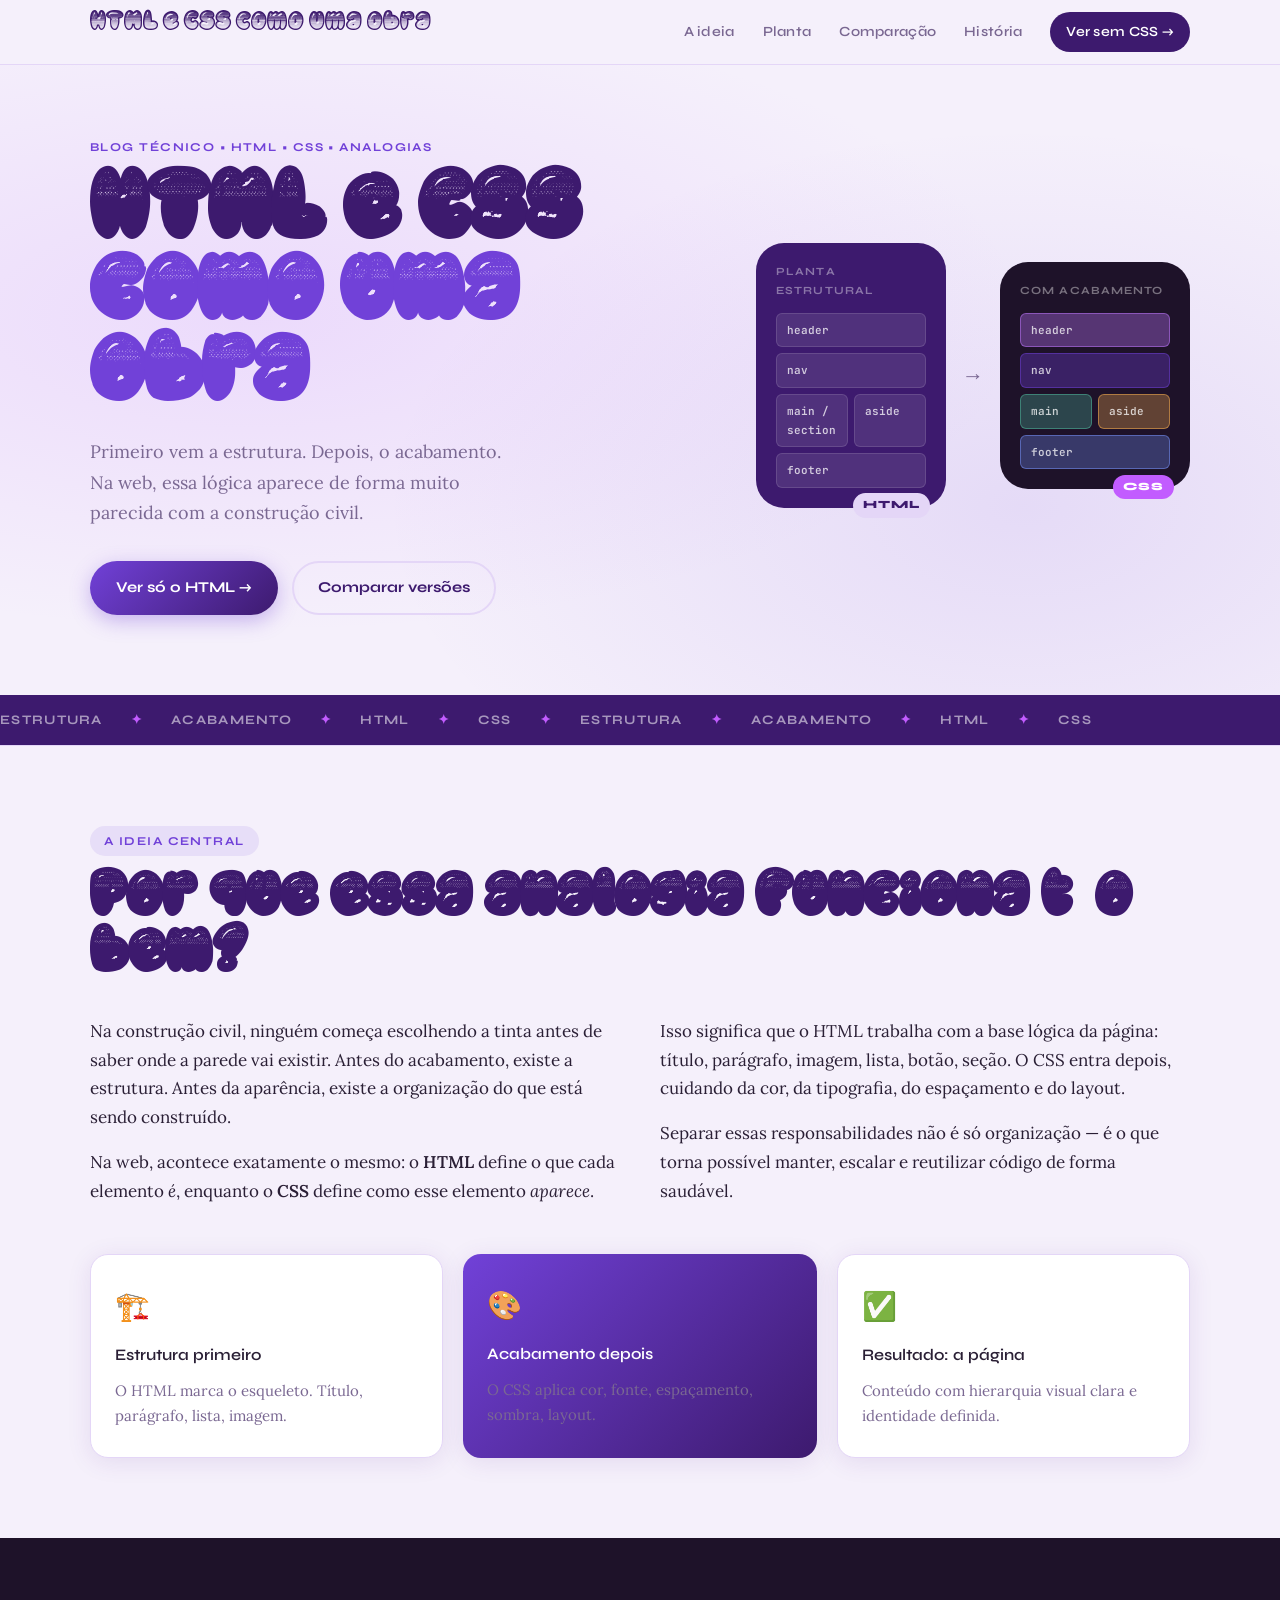
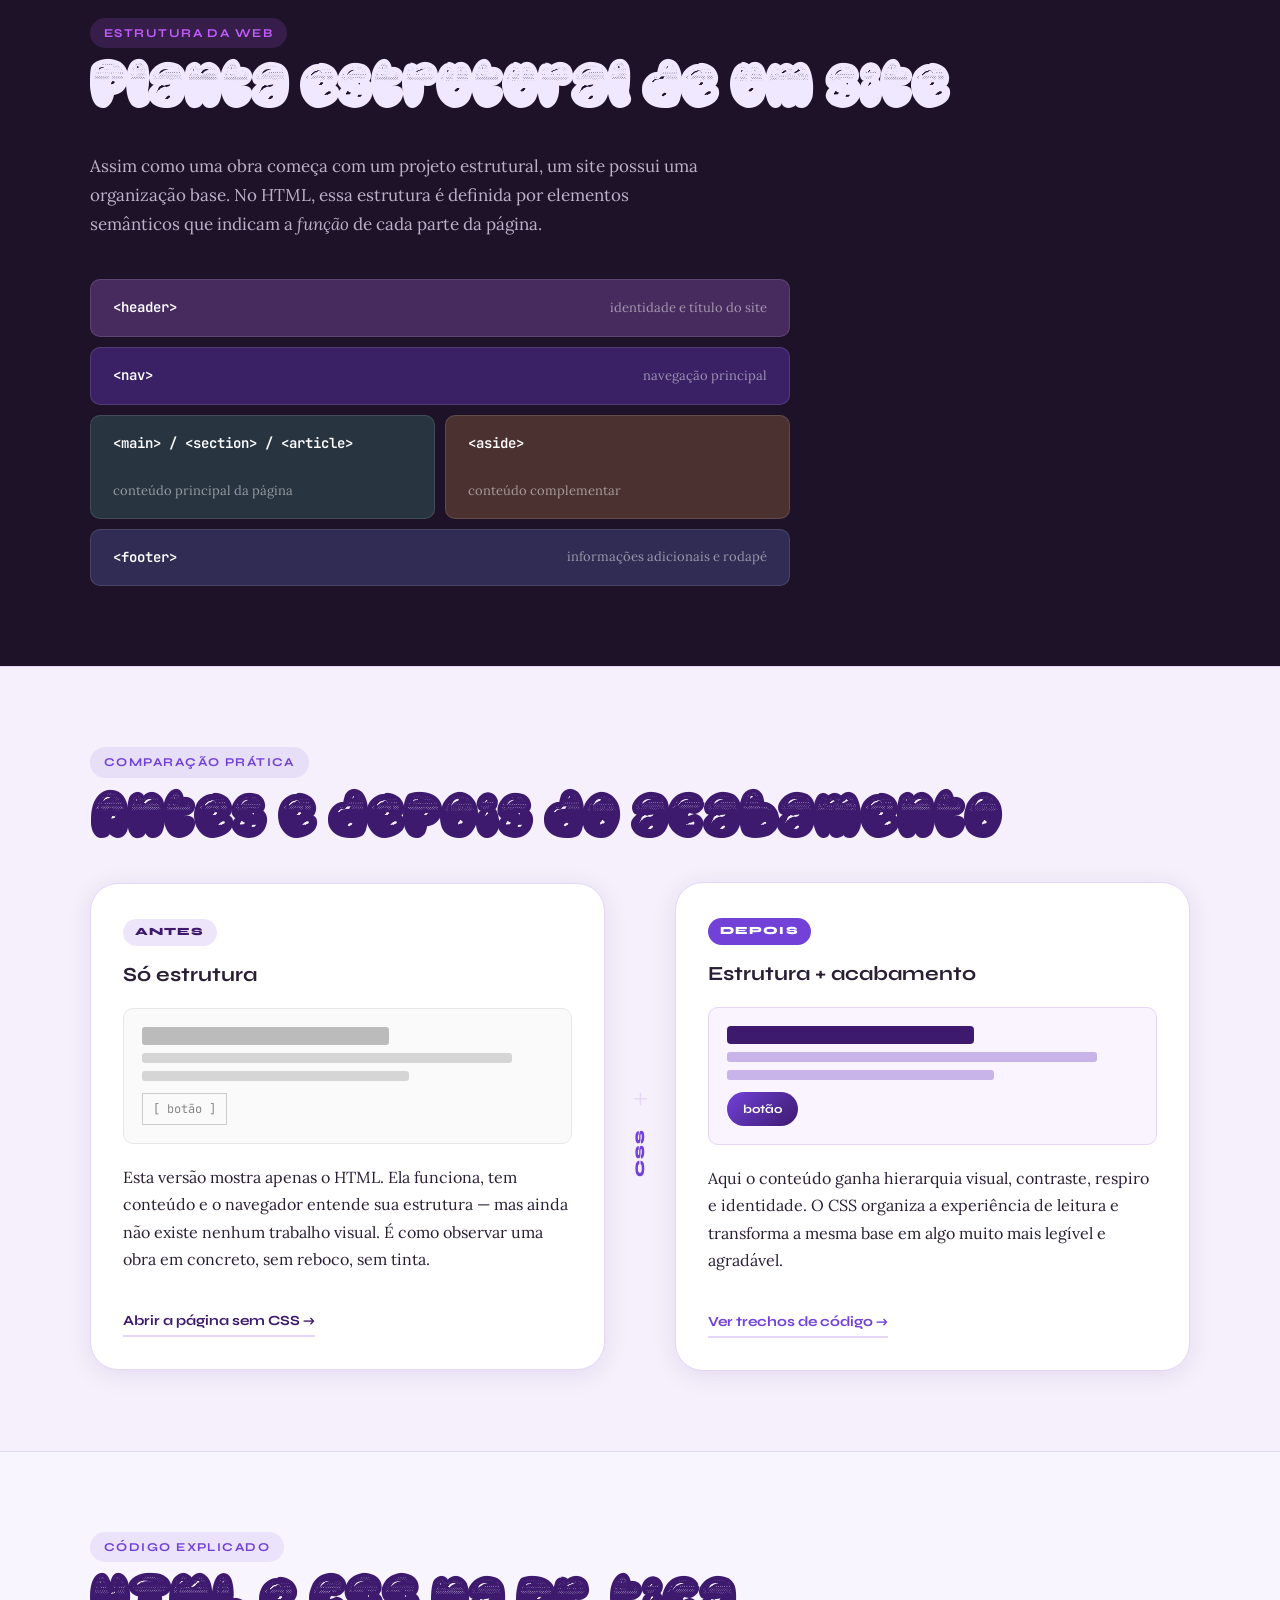
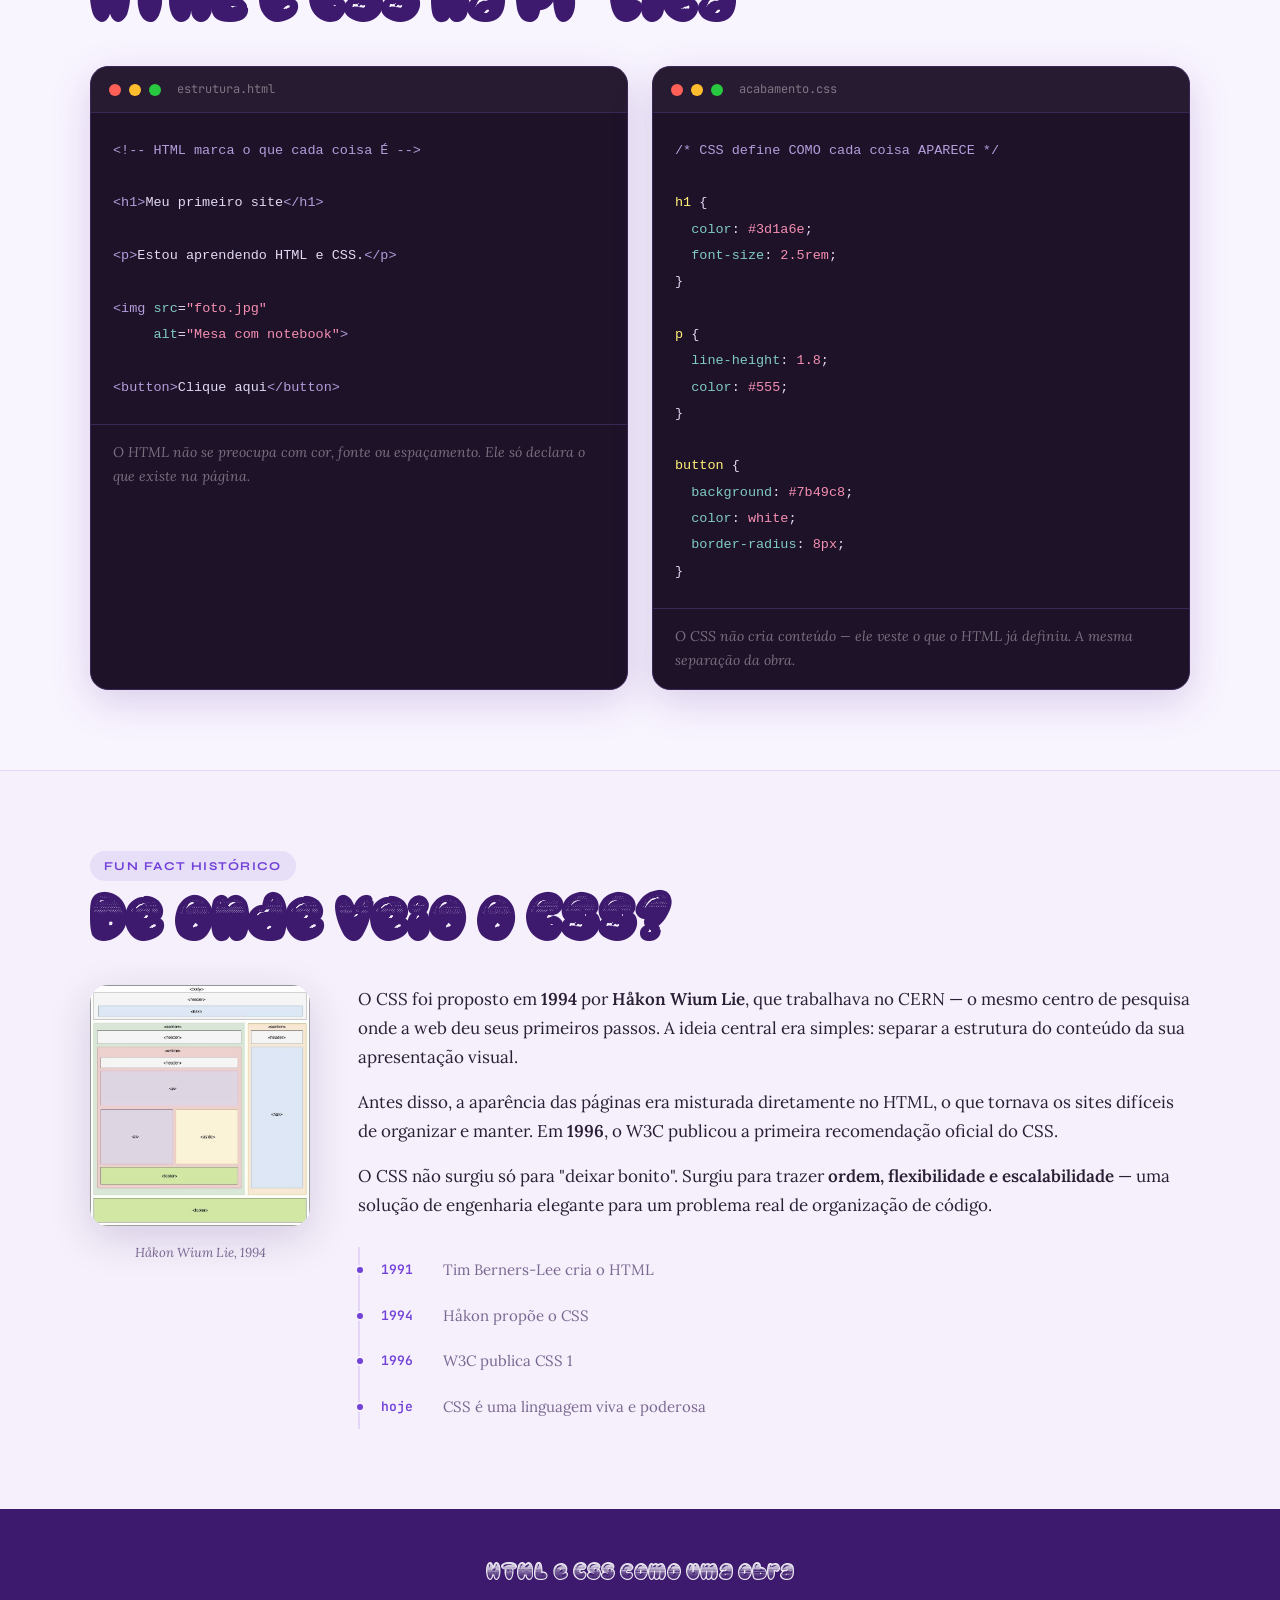
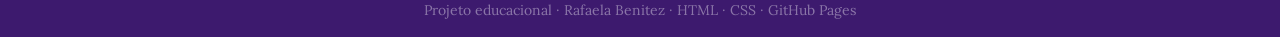
<file: index.html>
<!DOCTYPE html>
<html lang="pt-BR">
<head>
  <meta charset="UTF-8">
  <meta name="viewport" content="width=device-width, initial-scale=1.0">
  <title>HTML e CSS como uma obra</title>
  <meta name="description" content="Projeto em HTML e CSS que explica a diferença entre estrutura e acabamento na web usando uma analogia com construção civil.">

  <link rel="preconnect" href="https://fonts.googleapis.com">
  <link rel="preconnect" href="https://fonts.gstatic.com" crossorigin>
  <link href="https://fonts.googleapis.com/css2?family=Syne:wght@400;700;800&family=JetBrains+Mono:wght@400;600&family=Lora:ital,wght@0,400;0,600;1,400&display=swap" rel="stylesheet">

  <link rel="stylesheet" href="style.css">
</head>
<body>

  <!-- HEADER -->
  <header class="site-header">
    <div class="container header-inner">
      <p class="site-brand">HTML e CSS como uma obra</p>
      <nav class="header-nav">
        <a href="#analogia">A ideia</a>
        <a href="#planta">Planta</a>
        <a href="#comparacao">Comparação</a>
        <a href="#historia">História</a>
        <a href="html-puro.html" class="nav-cta">Ver sem CSS →</a>
      </nav>
    </div>
  </header>

  <main>

    <!-- HERO -->
    <section class="hero">
      <div class="container hero-inner">

        <div class="hero-text">
          <p class="eyebrow">Blog técnico • HTML • CSS • Analogias</p>
          <h1>HTML e CSS<br><em>como uma obra</em></h1>
          <p class="hero-desc">
            Primeiro vem a estrutura. Depois, o acabamento.
            Na web, essa lógica aparece de forma muito parecida
            com a construção civil.
          </p>
          <div class="hero-actions">
            <a class="btn-primary" href="html-puro.html">Ver só o HTML →</a>
            <a class="btn-ghost" href="#comparacao">Comparar versões</a>
          </div>
        </div>

        <div class="hero-visual" aria-hidden="true">
          <div class="blueprint">
            <div class="bp-label">planta estrutural</div>
            <div class="bp-grid">
              <div class="bp-block bp-header">header</div>
              <div class="bp-block bp-nav">nav</div>
              <div class="bp-row">
                <div class="bp-block bp-main">main / section</div>
                <div class="bp-block bp-aside">aside</div>
              </div>
              <div class="bp-block bp-footer">footer</div>
            </div>
            <div class="bp-badge">HTML</div>
          </div>

          <div class="arrow-between">→</div>

          <div class="blueprint blueprint-css">
            <div class="bp-label">com acabamento</div>
            <div class="bp-grid bp-grid-styled">
              <div class="bp-block bp-header-s">header</div>
              <div class="bp-block bp-nav-s">nav</div>
              <div class="bp-row">
                <div class="bp-block bp-main-s">main</div>
                <div class="bp-block bp-aside-s">aside</div>
              </div>
              <div class="bp-block bp-footer-s">footer</div>
            </div>
            <div class="bp-badge bp-badge-css">CSS</div>
          </div>
        </div>

      </div>
    </section>

    <!-- FAIXA DESTAQUE -->
    <div class="faixa-destaque" aria-hidden="true">
      <span>estrutura</span>
      <span class="faixa-sep">✦</span>
      <span>acabamento</span>
      <span class="faixa-sep">✦</span>
      <span>HTML</span>
      <span class="faixa-sep">✦</span>
      <span>CSS</span>
      <span class="faixa-sep">✦</span>
      <span>estrutura</span>
      <span class="faixa-sep">✦</span>
      <span>acabamento</span>
      <span class="faixa-sep">✦</span>
      <span>HTML</span>
      <span class="faixa-sep">✦</span>
      <span>CSS</span>
    </div>

    <!-- ANALOGIA -->
    <section class="section" id="analogia">
      <div class="container section-inner">

        <div class="section-label">A ideia central</div>
        <h2>Por que essa analogia funciona tão bem?</h2>

        <div class="dois-colunas">
          <div>
            <p>
              Na construção civil, ninguém começa escolhendo a tinta antes
              de saber onde a parede vai existir. Antes do acabamento,
              existe a estrutura. Antes da aparência, existe a organização
              do que está sendo construído.
            </p>
            <p>
              Na web, acontece exatamente o mesmo: o <strong>HTML</strong> define
              o que cada elemento <em>é</em>, enquanto o <strong>CSS</strong> define
              como esse elemento <em>aparece</em>.
            </p>
          </div>
          <div>
            <p>
              Isso significa que o HTML trabalha com a base lógica da página:
              título, parágrafo, imagem, lista, botão, seção. O CSS entra depois,
              cuidando da cor, da tipografia, do espaçamento e do layout.
            </p>
            <p>
              Separar essas responsabilidades não é só organização — é o
              que torna possível manter, escalar e reutilizar código de forma saudável.
            </p>
          </div>
        </div>

        <div class="cards-trio">
          <div class="trio-card">
            <span class="trio-icon">🏗️</span>
            <strong>Estrutura primeiro</strong>
            <p>O HTML marca o esqueleto. Título, parágrafo, lista, imagem.</p>
          </div>
          <div class="trio-card trio-card-mid">
            <span class="trio-icon">🎨</span>
            <strong>Acabamento depois</strong>
            <p>O CSS aplica cor, fonte, espaçamento, sombra, layout.</p>
          </div>
          <div class="trio-card">
            <span class="trio-icon">✅</span>
            <strong>Resultado: a página</strong>
            <p>Conteúdo com hierarquia visual clara e identidade definida.</p>
          </div>
        </div>

      </div>
    </section>

    <!-- PLANTA -->
    <section class="section section-dark" id="planta">
      <div class="container section-inner">

        <div class="section-label section-label-light">Estrutura da web</div>
        <h2 class="light">Planta estrutural de um site</h2>

        <p class="intro-p light">
          Assim como uma obra começa com um projeto estrutural, um site possui uma
          organização base. No HTML, essa estrutura é definida por elementos semânticos
          que indicam a <em>função</em> de cada parte da página.
        </p>

        <div class="planta-visual">
          <div class="pv-block pv-header">
            <span class="pv-tag">&lt;header&gt;</span>
            <span class="pv-desc">identidade e título do site</span>
          </div>
          <div class="pv-block pv-nav">
            <span class="pv-tag">&lt;nav&gt;</span>
            <span class="pv-desc">navegação principal</span>
          </div>
          <div class="pv-row">
            <div class="pv-block pv-main">
              <span class="pv-tag">&lt;main&gt; / &lt;section&gt; / &lt;article&gt;</span>
              <span class="pv-desc">conteúdo principal da página</span>
            </div>
            <div class="pv-block pv-aside">
              <span class="pv-tag">&lt;aside&gt;</span>
              <span class="pv-desc">conteúdo complementar</span>
            </div>
          </div>
          <div class="pv-block pv-footer">
            <span class="pv-tag">&lt;footer&gt;</span>
            <span class="pv-desc">informações adicionais e rodapé</span>
          </div>
        </div>

      </div>
    </section>

    <!-- COMPARAÇÃO -->
    <section class="section" id="comparacao">
      <div class="container section-inner">

        <div class="section-label">Comparação prática</div>
        <h2>Antes e depois do acabamento</h2>

        <div class="comp-grid">
          <article class="comp-card comp-antes">
            <div class="comp-tag">ANTES</div>
            <h3>Só estrutura</h3>
            <div class="comp-preview">
              <div class="prev-line prev-h1"></div>
              <div class="prev-line prev-p"></div>
              <div class="prev-line prev-p short"></div>
              <div class="prev-btn-raw">[ botão ]</div>
            </div>
            <p>
              Esta versão mostra apenas o HTML. Ela funciona, tem conteúdo e
              o navegador entende sua estrutura — mas ainda não existe
              nenhum trabalho visual. É como observar uma obra em concreto,
              sem reboco, sem tinta.
            </p>
            <a class="comp-link" href="html-puro.html">Abrir a página sem CSS →</a>
          </article>

          <div class="comp-divider" aria-hidden="true">
            <span>+</span>
            <strong>CSS</strong>
          </div>

          <article class="comp-card comp-depois">
            <div class="comp-tag comp-tag-depois">DEPOIS</div>
            <h3>Estrutura + acabamento</h3>
            <div class="comp-preview comp-preview-styled">
              <div class="prev-line prev-h1-s"></div>
              <div class="prev-line prev-p-s"></div>
              <div class="prev-line prev-p-s short"></div>
              <div class="prev-btn-styled">botão</div>
            </div>
            <p>
              Aqui o conteúdo ganha hierarquia visual, contraste, respiro e identidade.
              O CSS organiza a experiência de leitura e transforma a mesma base
              em algo muito mais legível e agradável.
            </p>
            <a class="comp-link comp-link-after" href="#codigo">Ver trechos de código →</a>
          </article>
        </div>

      </div>
    </section>

    <!-- CÓDIGO -->
    <section class="section section-code" id="codigo">
      <div class="container section-inner">

        <div class="section-label">Código explicado</div>
        <h2>HTML e CSS na prática</h2>

        <div class="code-duo">
          <article class="code-panel">
            <div class="code-header">
              <span class="code-dot red"></span>
              <span class="code-dot yellow"></span>
              <span class="code-dot green"></span>
              <span class="code-title">estrutura.html</span>
            </div>
            <pre><code><span class="ct">&lt;!-- HTML marca o que cada coisa É --&gt;</span>

<span class="ct">&lt;h1&gt;</span>Meu primeiro site<span class="ct">&lt;/h1&gt;</span>

<span class="ct">&lt;p&gt;</span>Estou aprendendo HTML e CSS.<span class="ct">&lt;/p&gt;</span>

<span class="ct">&lt;img</span> <span class="ca">src</span>=<span class="cv">"foto.jpg"</span>
     <span class="ca">alt</span>=<span class="cv">"Mesa com notebook"</span><span class="ct">&gt;</span>

<span class="ct">&lt;button&gt;</span>Clique aqui<span class="ct">&lt;/button&gt;</span></code></pre>
            <p class="code-caption">O HTML não se preocupa com cor, fonte ou espaçamento. Ele só declara o <em>que existe</em> na página.</p>
          </article>

          <article class="code-panel">
            <div class="code-header">
              <span class="code-dot red"></span>
              <span class="code-dot yellow"></span>
              <span class="code-dot green"></span>
              <span class="code-title">acabamento.css</span>
            </div>
            <pre><code><span class="ct">/* CSS define COMO cada coisa APARECE */</span>

<span class="cs">h1</span> {
  <span class="ca">color</span>: <span class="cv">#3d1a6e</span>;
  <span class="ca">font-size</span>: <span class="cv">2.5rem</span>;
}

<span class="cs">p</span> {
  <span class="ca">line-height</span>: <span class="cv">1.8</span>;
  <span class="ca">color</span>: <span class="cv">#555</span>;
}

<span class="cs">button</span> {
  <span class="ca">background</span>: <span class="cv">#7b49c8</span>;
  <span class="ca">color</span>: <span class="cv">white</span>;
  <span class="ca">border-radius</span>: <span class="cv">8px</span>;
}</code></pre>
            <p class="code-caption">O CSS não cria conteúdo — ele <em>veste</em> o que o HTML já definiu. A mesma separação da obra.</p>
          </article>
        </div>

      </div>
    </section>

    <!-- HISTÓRIA -->
    <section class="section" id="historia">
      <div class="container section-inner">

        <div class="section-label">Fun fact histórico</div>
        <h2>De onde veio o CSS?</h2>

        <div class="historia-grid">
          <div class="historia-foto">
            <img src="assets/hakon.jpg" alt="Håkon Wium Lie">
            <p class="foto-legenda">Håkon Wium Lie, 1994</p>
          </div>

          <div class="historia-texto">
            <p>
              O CSS foi proposto em <strong>1994</strong> por <strong>Håkon Wium Lie</strong>,
              que trabalhava no CERN — o mesmo centro de pesquisa onde a web deu seus primeiros passos.
              A ideia central era simples: separar a estrutura do conteúdo da sua apresentação visual.
            </p>
            <p>
              Antes disso, a aparência das páginas era misturada diretamente no HTML, o que tornava
              os sites difíceis de organizar e manter. Em <strong>1996</strong>, o W3C publicou a
              primeira recomendação oficial do CSS.
            </p>
            <p>
              O CSS não surgiu só para "deixar bonito". Surgiu para trazer
              <strong>ordem, flexibilidade e escalabilidade</strong> — uma solução de engenharia
              elegante para um problema real de organização de código.
            </p>

            <div class="timeline">
              <div class="tl-item">
                <span class="tl-ano">1991</span>
                <span class="tl-fato">Tim Berners-Lee cria o HTML</span>
              </div>
              <div class="tl-item">
                <span class="tl-ano">1994</span>
                <span class="tl-fato">Håkon propõe o CSS</span>
              </div>
              <div class="tl-item">
                <span class="tl-ano">1996</span>
                <span class="tl-fato">W3C publica CSS 1</span>
              </div>
              <div class="tl-item">
                <span class="tl-ano">hoje</span>
                <span class="tl-fato">CSS é uma linguagem viva e poderosa</span>
              </div>
            </div>
          </div>
        </div>

      </div>
    </section>

  </main>

  <!-- FOOTER -->
  <footer class="site-footer">
    <div class="container footer-inner">
      <p class="footer-brand">HTML e CSS como uma obra</p>
      <p class="footer-credit">Projeto educacional · Rafaela Benitez · HTML · CSS · GitHub Pages</p>
    </div>
  </footer>

</body>
</html>
</file>
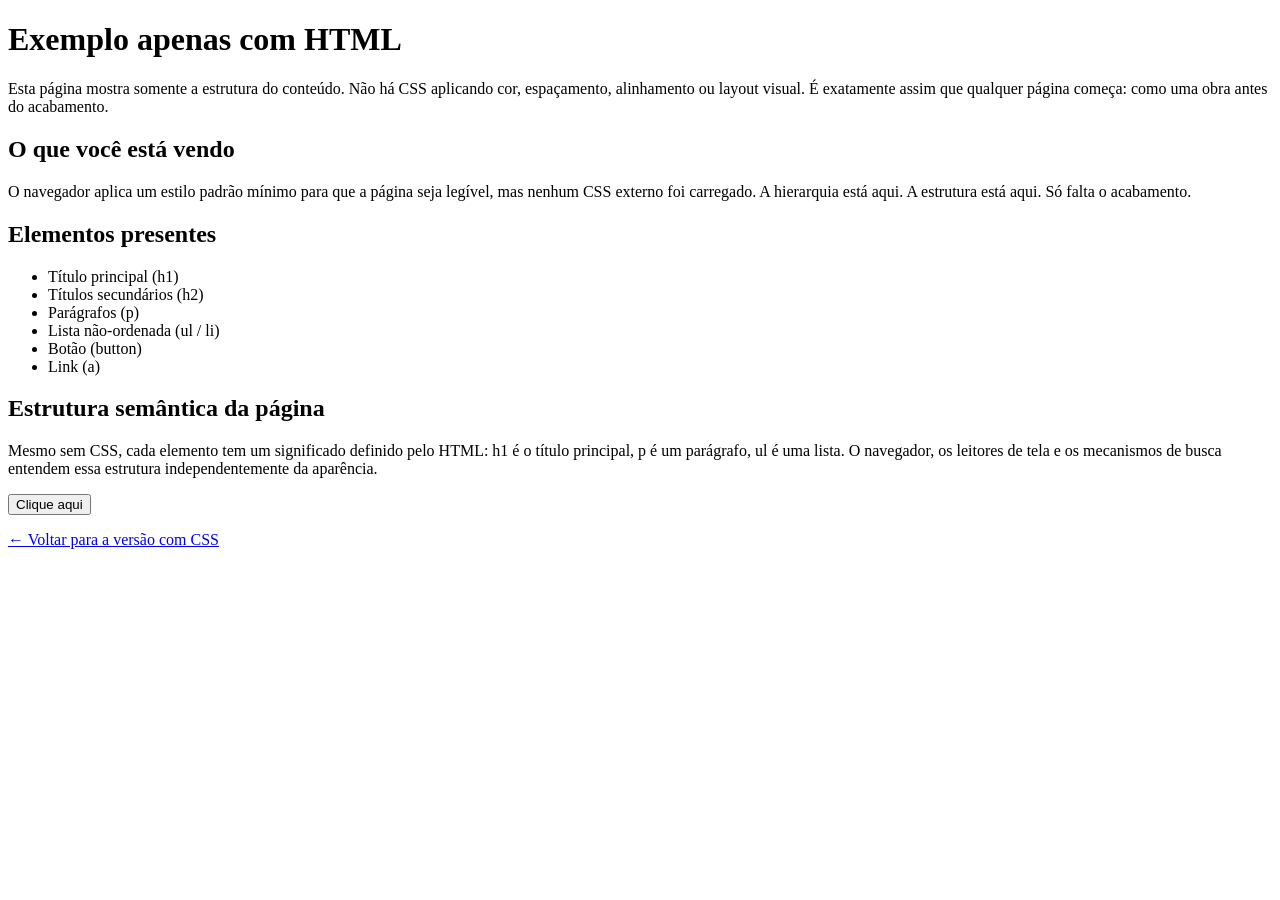
<file: html-puro.html>
<!DOCTYPE html>
<html lang="pt-BR">
<head>
  <meta charset="UTF-8">
  <title>Versão só com HTML</title>
</head>
<body>
  <h1>Exemplo apenas com HTML</h1>
  <p>
    Esta página mostra somente a estrutura do conteúdo.
    Não há CSS aplicando cor, espaçamento, alinhamento ou layout visual.
    É exatamente assim que qualquer página começa: como uma obra antes do acabamento.
  </p>

  <h2>O que você está vendo</h2>
  <p>
    O navegador aplica um estilo padrão mínimo para que a página seja legível,
    mas nenhum CSS externo foi carregado. A hierarquia está aqui. A estrutura está aqui.
    Só falta o acabamento.
  </p>

  <h2>Elementos presentes</h2>
  <ul>
    <li>Título principal (h1)</li>
    <li>Títulos secundários (h2)</li>
    <li>Parágrafos (p)</li>
    <li>Lista não-ordenada (ul / li)</li>
    <li>Botão (button)</li>
    <li>Link (a)</li>
  </ul>

  <h2>Estrutura semântica da página</h2>
  <p>
    Mesmo sem CSS, cada elemento tem um significado definido pelo HTML:
    h1 é o título principal, p é um parágrafo, ul é uma lista. O navegador,
    os leitores de tela e os mecanismos de busca entendem essa estrutura
    independentemente da aparência.
  </p>

  <button>Clique aqui</button>

  <p>
    <a href="index.html">← Voltar para a versão com CSS</a>
  </p>
</body>
</html>
</file>
<file: style.css>
/* ================================================
   HTML e CSS como uma obra — style.css
   Fonte display: Chubby (local) + Syne (Google)
   Corpo: Lora (editorial) | Code: JetBrains Mono
   ================================================ */

@font-face {
  font-family: "Chubby";
  src: url("fonts/ChubbyRelief.woff2") format("woff2");
}

/* ── TOKENS ──────────────────────────────────── */
:root {
  --bg:          #f5f0fb;
  --bg-dark:     #1e1229;
  --card:        #ffffff;
  --accent:      #7141d8;
  --accent-2:    #c25cff;
  --accent-dark: #3d1a6e;
  --text:        #2a1f35;
  --text-muted:  #7a6892;
  --line:        #e4d6f7;
  --line-dark:   #3a2755;

  --radius-sm:   10px;
  --radius-md:   18px;
  --radius-lg:   28px;

  --shadow-card: 0 4px 24px rgba(80,30,140,0.10);
  --shadow-lift: 0 12px 40px rgba(80,30,140,0.18);
}

/* ── RESET ───────────────────────────────────── */
*, *::before, *::after { box-sizing: border-box; margin: 0; padding: 0; }
html { scroll-behavior: smooth; }

body {
  font-family: "Lora", Georgia, serif;
  background: var(--bg);
  color: var(--text);
  line-height: 1.7;
  overflow-x: hidden;
}

a { color: inherit; text-decoration: none; }
strong { font-weight: 600; }
em { font-style: italic; }
p { margin-bottom: 1rem; }
p:last-child { margin-bottom: 0; }

/* ── CONTAINER ───────────────────────────────── */
.container {
  width: min(1100px, 92vw);
  margin-inline: auto;
}

/* ── HEADER ──────────────────────────────────── */
.site-header {
  position: sticky;
  top: 0;
  z-index: 100;
  background: rgba(245, 240, 251, 0.85);
  backdrop-filter: blur(16px);
  border-bottom: 1px solid var(--line);
  padding: 0;
}

.header-inner {
  display: flex;
  align-items: center;
  justify-content: space-between;
  height: 64px;
  gap: 20px;
}

.site-brand {
  font-family: "Chubby", serif;
  font-size: 22px;
  color: var(--accent-dark);
  white-space: nowrap;
  flex-shrink: 0;
}

.header-nav {
  display: flex;
  align-items: center;
  gap: 28px;
  font-family: "Syne", sans-serif;
  font-size: 14px;
  font-weight: 600;
  letter-spacing: .02em;
}

.header-nav a {
  color: var(--text-muted);
  transition: color .2s;
}

.header-nav a:hover { color: var(--accent); }

.nav-cta {
  background: var(--accent-dark);
  color: #fff !important;
  padding: 8px 16px;
  border-radius: 100px;
  transition: background .2s, transform .15s !important;
}

.nav-cta:hover {
  background: var(--accent) !important;
  transform: translateY(-1px);
}

/* ── HERO ────────────────────────────────────── */
.hero {
  padding: 72px 0 80px;
  position: relative;
}

.hero::before {
  content: "";
  position: absolute;
  inset: 0;
  background:
    radial-gradient(ellipse 60% 50% at 20% 40%, rgba(193,120,255,.18), transparent),
    radial-gradient(ellipse 50% 60% at 80% 70%, rgba(113,65,216,.12), transparent);
  pointer-events: none;
}

.hero-inner {
  display: grid;
  grid-template-columns: 1fr 1fr;
  gap: 60px;
  align-items: center;
  position: relative;
}

.eyebrow {
  font-family: "Syne", sans-serif;
  font-size: 12px;
  font-weight: 700;
  letter-spacing: .12em;
  text-transform: uppercase;
  color: var(--accent);
  margin-bottom: 18px !important;
}

.hero-text h1 {
  font-family: "Chubby", serif;
  font-size: clamp(52px, 6vw, 80px);
  line-height: 1.05;
  color: var(--accent-dark);
  margin-bottom: 20px;
}

.hero-text h1 em {
  font-style: normal;
  color: var(--accent);
}

.hero-desc {
  font-size: 18px;
  color: var(--text-muted);
  margin-bottom: 32px !important;
  max-width: 420px;
}

.hero-actions {
  display: flex;
  gap: 14px;
  flex-wrap: wrap;
}

.btn-primary {
  display: inline-block;
  background: linear-gradient(135deg, var(--accent), var(--accent-dark));
  color: #fff;
  padding: 14px 26px;
  border-radius: 100px;
  font-family: "Syne", sans-serif;
  font-weight: 700;
  font-size: 15px;
  transition: transform .2s, box-shadow .2s;
  box-shadow: 0 6px 20px rgba(113,65,216,.35);
}

.btn-primary:hover {
  transform: translateY(-2px);
  box-shadow: 0 10px 28px rgba(113,65,216,.45);
}

.btn-ghost {
  display: inline-block;
  border: 2px solid var(--line);
  color: var(--accent-dark);
  padding: 12px 24px;
  border-radius: 100px;
  font-family: "Syne", sans-serif;
  font-weight: 700;
  font-size: 15px;
  transition: border-color .2s, background .2s;
}

.btn-ghost:hover {
  border-color: var(--accent);
  background: rgba(113,65,216,.05);
}

/* Blueprint visual */
.hero-visual {
  display: flex;
  align-items: center;
  gap: 16px;
  justify-content: flex-end;
}

.blueprint {
  background: var(--accent-dark);
  border-radius: var(--radius-lg);
  padding: 20px;
  width: 190px;
  flex-shrink: 0;
  position: relative;
}

.blueprint-css {
  background: var(--bg-dark);
}

.bp-label {
  font-family: "Syne", sans-serif;
  font-size: 11px;
  font-weight: 700;
  letter-spacing: .1em;
  text-transform: uppercase;
  color: rgba(255,255,255,.4);
  margin-bottom: 12px;
}

.bp-grid {
  display: flex;
  flex-direction: column;
  gap: 6px;
}

.bp-block {
  border-radius: 6px;
  padding: 7px 10px;
  font-family: "JetBrains Mono", monospace;
  font-size: 11px;
  font-weight: 600;
  color: rgba(255,255,255,.75);
  background: rgba(255,255,255,.1);
  border: 1px solid rgba(255,255,255,.12);
}

.bp-row {
  display: flex;
  gap: 6px;
}

.bp-row .bp-block { flex: 1; }

.bp-badge {
  position: absolute;
  bottom: -10px;
  right: 16px;
  background: var(--line);
  color: var(--accent-dark);
  font-family: "Syne", sans-serif;
  font-size: 11px;
  font-weight: 800;
  padding: 3px 10px;
  border-radius: 100px;
  letter-spacing: .08em;
}

.bp-badge-css {
  background: var(--accent-2);
  color: #fff;
}

/* Blueprint CSS colorido */
.bp-header-s { background: rgba(193,120,255,.35) !important; border-color: rgba(193,120,255,.5) !important; }
.bp-nav-s    { background: rgba(113,65,216,.35) !important;  border-color: rgba(113,65,216,.5) !important; }
.bp-main-s   { background: rgba(80,190,160,.3) !important;   border-color: rgba(80,190,160,.5) !important; }
.bp-aside-s  { background: rgba(255,180,80,.3) !important;   border-color: rgba(255,180,80,.5) !important; }
.bp-footer-s { background: rgba(120,150,255,.3) !important;  border-color: rgba(120,150,255,.5) !important; }

.arrow-between {
  font-size: 22px;
  color: var(--text-muted);
  flex-shrink: 0;
}

/* ── FAIXA DESTAQUE ──────────────────────────── */
.faixa-destaque {
  background: var(--accent-dark);
  color: rgba(255,255,255,.55);
  padding: 14px 0;
  overflow: hidden;
  display: flex;
  gap: 28px;
  font-family: "Syne", sans-serif;
  font-size: 13px;
  font-weight: 700;
  letter-spacing: .1em;
  text-transform: uppercase;
  white-space: nowrap;
}

.faixa-sep { color: var(--accent-2); }

/* ── SECTIONS ────────────────────────────────── */
.section {
  padding: 80px 0;
  border-top: 1px solid var(--line);
}

.section-dark {
  background: var(--bg-dark);
  border-top: none;
}

.section-code {
  background: #f9f5ff;
}

.section-inner { position: relative; }

.section-label {
  display: inline-block;
  font-family: "Syne", sans-serif;
  font-size: 12px;
  font-weight: 700;
  letter-spacing: .12em;
  text-transform: uppercase;
  color: var(--accent);
  background: rgba(113,65,216,.1);
  padding: 5px 14px;
  border-radius: 100px;
  margin-bottom: 16px;
}

.section-label-light {
  color: var(--accent-2);
  background: rgba(194,92,255,.15);
}

h2 {
  font-family: "Chubby", serif;
  font-size: clamp(34px, 4vw, 52px);
  color: var(--accent-dark);
  line-height: 1.1;
  margin-bottom: 32px;
}

h2.light { color: #f0e8ff; }

/* ── ANALOGIA ────────────────────────────────── */
.dois-colunas {
  display: grid;
  grid-template-columns: 1fr 1fr;
  gap: 40px;
  margin-bottom: 48px;
  font-size: 17px;
}

.cards-trio {
  display: grid;
  grid-template-columns: 1fr 1fr 1fr;
  gap: 20px;
}

.trio-card {
  background: var(--card);
  border: 1px solid var(--line);
  border-radius: var(--radius-md);
  padding: 28px 24px;
  display: flex;
  flex-direction: column;
  gap: 10px;
  box-shadow: var(--shadow-card);
  transition: transform .2s, box-shadow .2s;
}

.trio-card:hover {
  transform: translateY(-4px);
  box-shadow: var(--shadow-lift);
}

.trio-card-mid {
  background: linear-gradient(135deg, var(--accent), var(--accent-dark));
  border: none;
  color: #fff;
}

.trio-card-mid p { color: rgba(255,255,255,.8); }

.trio-icon { font-size: 28px; }

.trio-card strong {
  font-family: "Syne", sans-serif;
  font-size: 16px;
}

.trio-card p { font-size: 15px; color: var(--text-muted); }

/* ── PLANTA ──────────────────────────────────── */
.intro-p {
  font-size: 17px;
  max-width: 620px;
  margin-bottom: 40px !important;
}

.intro-p.light { color: rgba(240,232,255,.75); }

.planta-visual {
  display: flex;
  flex-direction: column;
  gap: 10px;
  max-width: 700px;
}

.pv-block {
  border-radius: var(--radius-sm);
  padding: 16px 22px;
  display: flex;
  align-items: center;
  justify-content: space-between;
  gap: 20px;
  border: 1px solid rgba(255,255,255,.12);
}

.pv-row {
  display: flex;
  gap: 10px;
}

.pv-row .pv-block { flex: 1; flex-direction: column; align-items: flex-start; }

.pv-tag {
  font-family: "JetBrains Mono", monospace;
  font-size: 14px;
  font-weight: 600;
  color: #fff;
  flex-shrink: 0;
}

.pv-desc {
  font-size: 13px;
  color: rgba(255,255,255,.5);
  text-align: right;
}

.pv-row .pv-desc { text-align: left; margin-top: 4px; }

.pv-header  { background: rgba(193,120,255,.25); }
.pv-nav     { background: rgba(113,65,216,.35); }
.pv-main    { background: rgba(80,190,160,.2); }
.pv-aside   { background: rgba(255,180,80,.2); }
.pv-footer  { background: rgba(120,150,255,.2); }

/* ── COMPARAÇÃO ──────────────────────────────── */
.comp-grid {
  display: grid;
  grid-template-columns: 1fr auto 1fr;
  gap: 24px;
  align-items: center;
}

.comp-card {
  background: var(--card);
  border: 1px solid var(--line);
  border-radius: var(--radius-lg);
  padding: 32px;
  box-shadow: var(--shadow-card);
}

.comp-tag {
  display: inline-block;
  font-family: "Syne", sans-serif;
  font-size: 11px;
  font-weight: 800;
  letter-spacing: .1em;
  background: #ede6fb;
  color: var(--accent-dark);
  padding: 4px 12px;
  border-radius: 100px;
  margin-bottom: 12px;
}

.comp-tag-depois {
  background: var(--accent);
  color: #fff;
}

.comp-card h3 {
  font-family: "Syne", sans-serif;
  font-size: 20px;
  font-weight: 700;
  color: var(--text);
  margin-bottom: 16px;
}

/* mini preview antes */
.comp-preview {
  background: #fafafa;
  border: 1px solid #e8e8e8;
  border-radius: var(--radius-sm);
  padding: 18px;
  margin-bottom: 20px;
  display: flex;
  flex-direction: column;
  gap: 8px;
}

.prev-line { height: 10px; background: #d5d5d5; border-radius: 3px; }
.prev-h1  { height: 18px; background: #bbb; width: 60%; }
.prev-p   { width: 90%; }
.prev-p.short { width: 65%; }
.prev-btn-raw {
  margin-top: 4px;
  font-family: "JetBrains Mono", monospace;
  font-size: 12px;
  color: #888;
  border: 1px solid #ccc;
  padding: 5px 10px;
  width: fit-content;
  border-radius: 0;
}

/* mini preview depois */
.comp-preview-styled {
  background: #f9f4ff;
  border-color: var(--line);
}

.prev-h1-s { height: 18px; width: 60%; background: var(--accent-dark); border-radius: 4px; }
.prev-p-s  { width: 90%; background: #c8b4e8; }
.prev-p-s.short { width: 65%; }
.prev-btn-styled {
  margin-top: 4px;
  font-family: "Syne", sans-serif;
  font-size: 12px;
  font-weight: 700;
  background: linear-gradient(135deg, var(--accent), var(--accent-dark));
  color: #fff;
  padding: 7px 16px;
  border-radius: 100px;
  width: fit-content;
}

.comp-divider {
  display: flex;
  flex-direction: column;
  align-items: center;
  gap: 6px;
  color: var(--accent);
}

.comp-divider span {
  font-size: 28px;
  font-weight: 300;
  color: var(--line);
}

.comp-divider strong {
  font-family: "Syne", sans-serif;
  font-size: 13px;
  font-weight: 800;
  letter-spacing: .08em;
  writing-mode: vertical-rl;
  transform: rotate(180deg);
  color: var(--accent);
}

.comp-link {
  display: inline-block;
  margin-top: 20px;
  font-family: "Syne", sans-serif;
  font-size: 14px;
  font-weight: 700;
  color: var(--accent-dark);
  border-bottom: 2px solid var(--line);
  padding-bottom: 2px;
  transition: border-color .2s;
}

.comp-link:hover { border-color: var(--accent); }
.comp-link-after { color: var(--accent); }

/* ── CÓDIGO ──────────────────────────────────── */
.code-duo {
  display: grid;
  grid-template-columns: 1fr 1fr;
  gap: 24px;
}

.code-panel {
  background: var(--bg-dark);
  border-radius: var(--radius-md);
  overflow: hidden;
  border: 1px solid var(--line-dark);
  box-shadow: var(--shadow-lift);
}

.code-header {
  display: flex;
  align-items: center;
  gap: 8px;
  padding: 12px 18px;
  background: rgba(255,255,255,.04);
  border-bottom: 1px solid var(--line-dark);
}

.code-dot {
  width: 12px; height: 12px;
  border-radius: 50%;
}

.code-dot.red    { background: #ff5f57; }
.code-dot.yellow { background: #febc2e; }
.code-dot.green  { background: #28c840; }

.code-title {
  margin-left: 8px;
  font-family: "JetBrains Mono", monospace;
  font-size: 12px;
  color: rgba(255,255,255,.4);
}

pre {
  margin: 0;
  padding: 24px 22px;
  font-family: "JetBrains Mono", monospace;
  font-size: 13.5px;
  line-height: 1.8;
  overflow-x: auto;
  background: transparent;
  color: #e2d9f3;
}

/* syntax tokens */
.ct { color: #b39ddb; }  /* tag/selector */
.ca { color: #80cbc4; }  /* attr/prop */
.cv { color: #f48fb1; }  /* value */
.cs { color: #fff176; }  /* css selector */

.code-caption {
  padding: 16px 22px;
  font-size: 14px;
  color: rgba(255,255,255,.4);
  border-top: 1px solid var(--line-dark);
  font-family: "Lora", serif;
  font-style: italic;
  margin-bottom: 0 !important;
}

/* ── HISTÓRIA ─────────────────────────────────── */
.historia-grid {
  display: grid;
  grid-template-columns: 220px 1fr;
  gap: 48px;
  align-items: start;
}

.historia-foto img {
  width: 100%;
  border-radius: var(--radius-md);
  filter: grayscale(30%);
  box-shadow: var(--shadow-lift);
}

.foto-legenda {
  font-size: 13px;
  color: var(--text-muted);
  text-align: center;
  margin-top: 8px;
  font-style: italic;
}

.historia-texto { font-size: 17px; }

.timeline {
  display: flex;
  flex-direction: column;
  gap: 0;
  margin-top: 28px;
  border-left: 2px solid var(--line);
  padding-left: 0;
}

.tl-item {
  display: flex;
  align-items: center;
  gap: 16px;
  padding: 10px 0 10px 20px;
  position: relative;
  margin-left: -1px;
  border-left: 2px solid transparent;
}

.tl-item::before {
  content: "";
  position: absolute;
  left: -6px;
  width: 10px; height: 10px;
  border-radius: 50%;
  background: var(--accent);
  border: 2px solid var(--bg);
}

.tl-ano {
  font-family: "JetBrains Mono", monospace;
  font-size: 13px;
  font-weight: 600;
  color: var(--accent);
  width: 46px;
  flex-shrink: 0;
}

.tl-fato {
  font-size: 15px;
  color: var(--text-muted);
}

/* ── FOOTER ──────────────────────────────────── */
.site-footer {
  background: var(--accent-dark);
  padding: 48px 0;
}

.footer-inner {
  text-align: center;
  display: flex;
  flex-direction: column;
  gap: 8px;
}

.footer-brand {
  font-family: "Chubby", serif;
  font-size: 20px;
  color: rgba(255,255,255,.9);
  margin-bottom: 0 !important;
}

.footer-credit {
  font-size: 14px;
  color: rgba(255,255,255,.4);
  margin-bottom: 0 !important;
}

/* ── RESPONSIVO ──────────────────────────────── */
@media (max-width: 960px) {
  .hero-inner {
    grid-template-columns: 1fr;
    text-align: center;
  }

  .hero-desc { max-width: 100%; }
  .hero-actions { justify-content: center; }
  .hero-visual { justify-content: center; }

  .dois-colunas { grid-template-columns: 1fr; gap: 0; }
  .cards-trio   { grid-template-columns: 1fr; }

  .comp-grid {
    grid-template-columns: 1fr;
  }

  .comp-divider {
    flex-direction: row;
    justify-content: center;
  }

  .comp-divider strong {
    writing-mode: horizontal-tb;
    transform: none;
  }

  .code-duo      { grid-template-columns: 1fr; }
  .historia-grid { grid-template-columns: 1fr; }
  .historia-foto { max-width: 180px; }

  .header-nav { display: none; }
}

@media (max-width: 600px) {
  .hero-visual { flex-direction: column; }
  .arrow-between { transform: rotate(90deg); }

  .planta-visual .pv-block {
    flex-direction: column;
    align-items: flex-start;
  }

  .pv-desc { text-align: left; }
}
</file>
